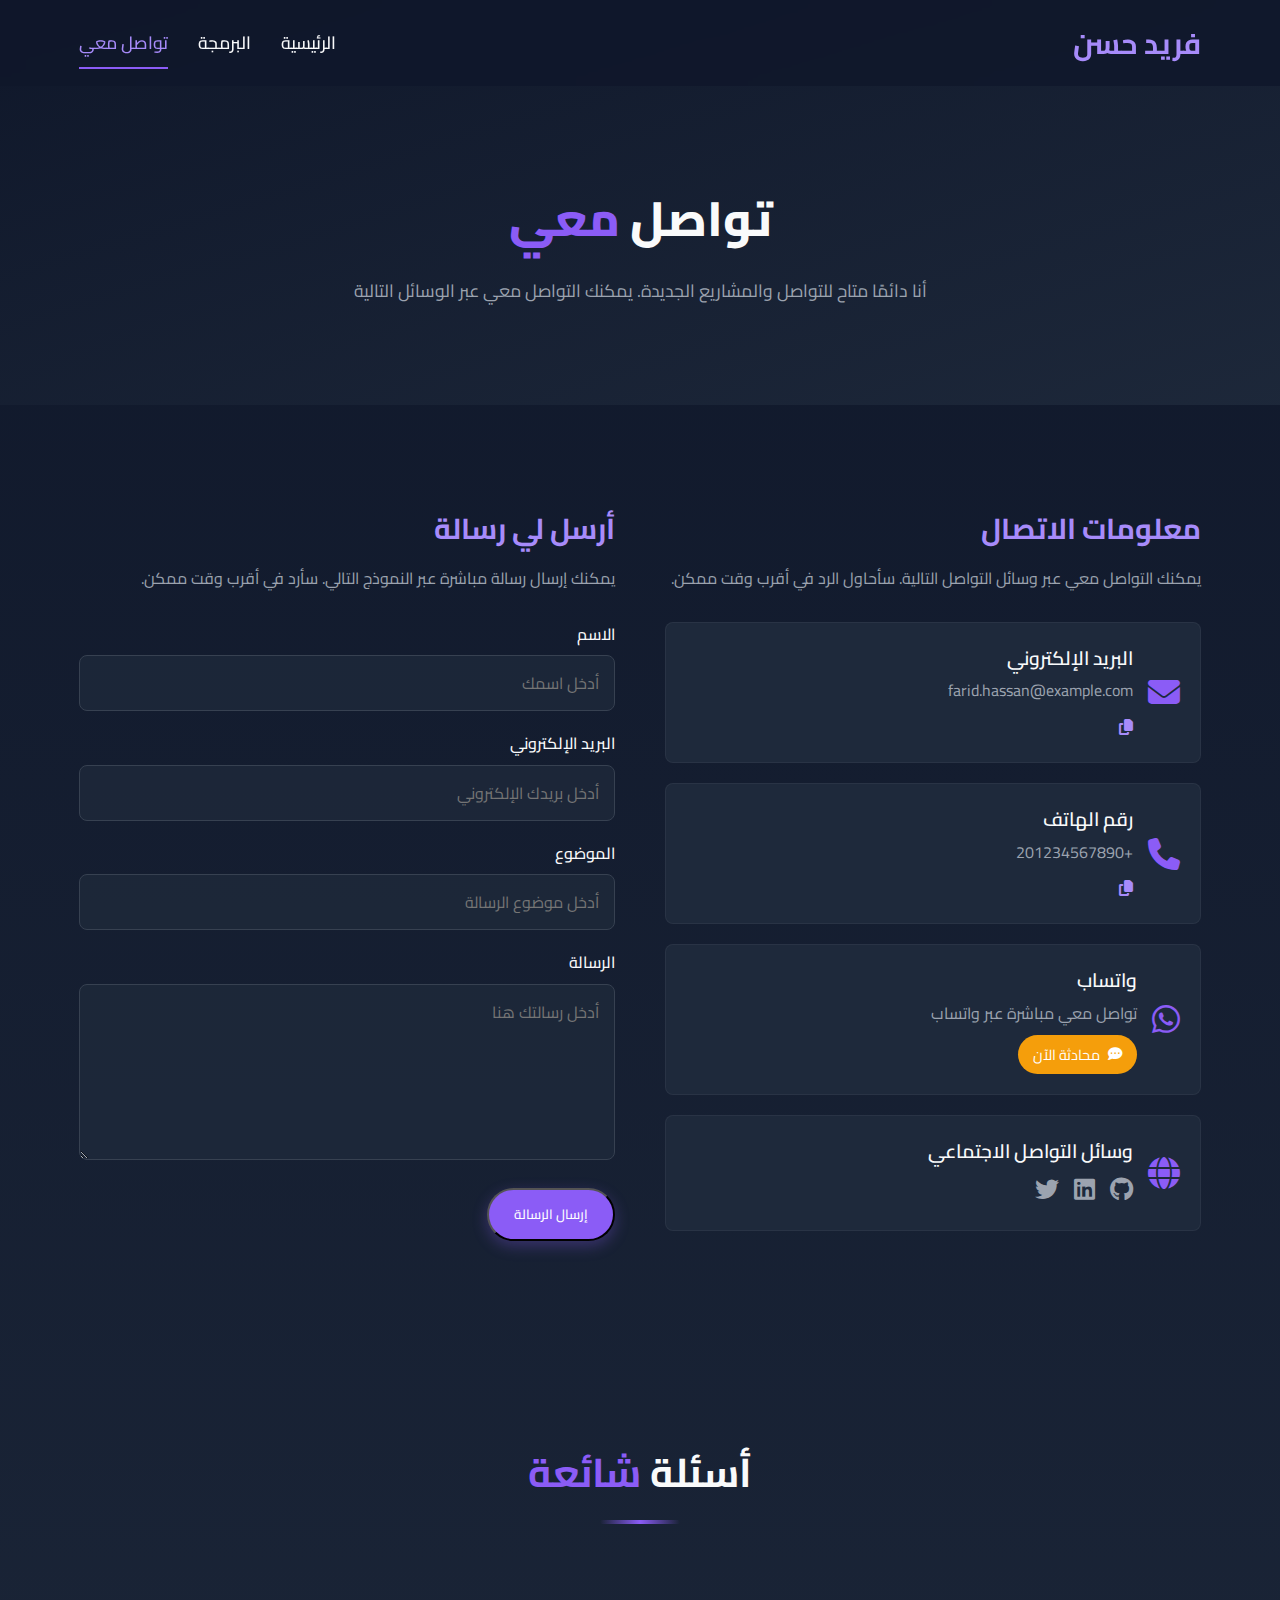
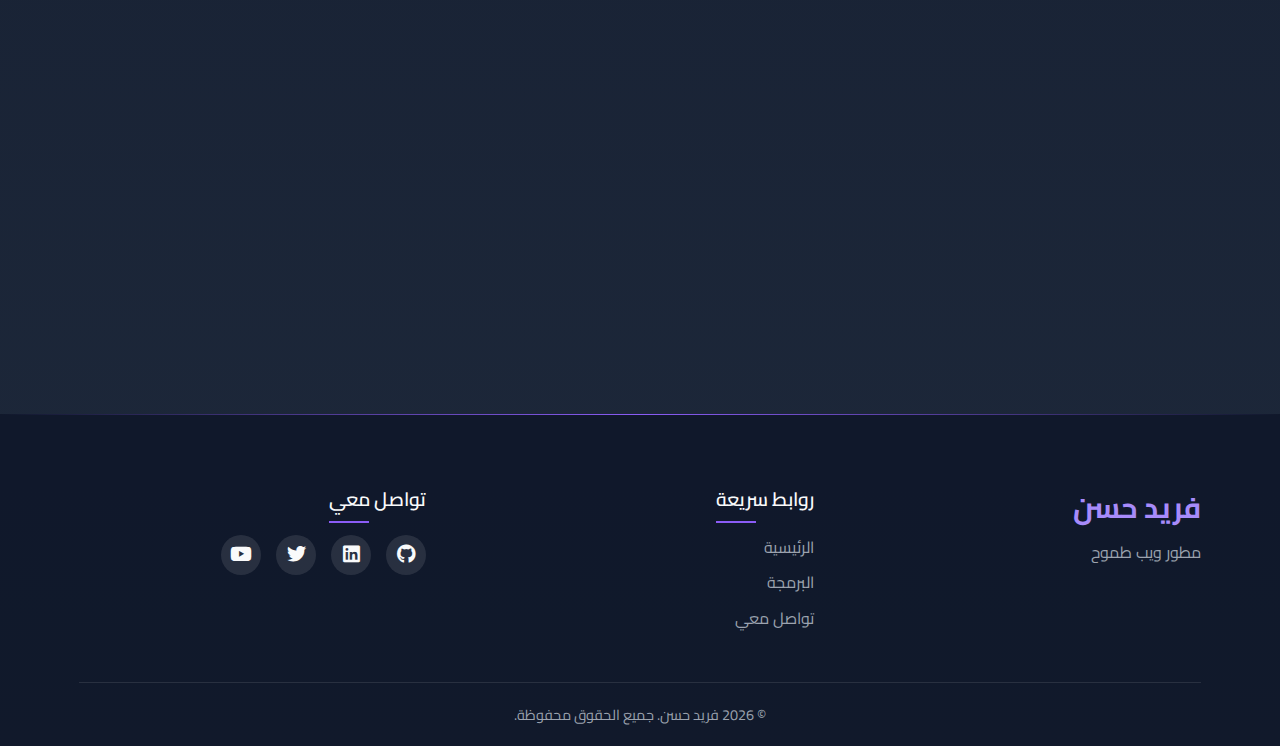
<file: contact.html>
<!DOCTYPE html>
<html lang="ar" dir="rtl">
<head>
    <meta charset="UTF-8">
    <meta name="viewport" content="width=device-width, initial-scale=1.0">
    <title>تواصل معي | فريد حسن</title>
    <link rel="stylesheet" href="style.css">
    <link rel="stylesheet" href="https://cdnjs.cloudflare.com/ajax/libs/font-awesome/6.4.0/css/all.min.css">
    <link rel="preconnect" href="https://fonts.googleapis.com">
    <link rel="preconnect" href="https://fonts.gstatic.com" crossorigin>
    <link href="https://fonts.googleapis.com/css2?family=Cairo:wght@300;400;500;600;700;800&display=swap" rel="stylesheet">
</head>
<body>
    <!-- القائمة العلوية -->
    <header class="header">
        <div class="container">
            <div class="logo">
                <a href="index.html">فريد حسن</a>
            </div>
            <nav class="navbar">
                <ul>
                    <li><a href="index.html">الرئيسية</a></li>
                    <li><a href="programming.html">البرمجة</a></li>
                    <li><a href="contact.html" class="active">تواصل معي</a></li>
                </ul>
            </nav>
            <div class="menu-toggle">
                <i class="fas fa-bars"></i>
            </div>
        </div>
    </header>

    <!-- القسم الرئيسي -->
    <section class="page-header">
        <div class="container">
            <h1>تواصل <span class="highlight">معي</span></h1>
            <p>أنا دائمًا متاح للتواصل والمشاريع الجديدة. يمكنك التواصل معي عبر الوسائل التالية</p>
        </div>
    </section>

    <!-- قسم التواصل -->
    <section class="contact-section" id="contact">
        <div class="container">
            <div class="contact-wrapper">
                <div class="contact-info reveal-right">
                    <h2>معلومات الاتصال</h2>
                    <p>يمكنك التواصل معي عبر وسائل التواصل التالية. سأحاول الرد في أقرب وقت ممكن.</p>
                    
                    <div class="contact-items">
                        <div class="contact-item">
                            <div class="contact-icon">
                                <i class="fas fa-envelope"></i>
                            </div>
                            <div class="contact-text">
                                <h3>البريد الإلكتروني</h3>
                                <p id="email">farid.hassan@example.com</p>
                                <button class="copy-btn" data-copy="email" title="نسخ البريد الإلكتروني">
                                    <i class="fas fa-copy"></i>
                                </button>
                            </div>
                        </div>
                        
                        <div class="contact-item">
                            <div class="contact-icon">
                                <i class="fas fa-phone"></i>
                            </div>
                            <div class="contact-text">
                                <h3>رقم الهاتف</h3>
                                <p id="phone">+201234567890</p>
                                <button class="copy-btn" data-copy="phone" title="نسخ رقم الهاتف">
                                    <i class="fas fa-copy"></i>
                                </button>
                            </div>
                        </div>
                        
                        <div class="contact-item">
                            <div class="contact-icon">
                                <i class="fab fa-whatsapp"></i>
                            </div>
                            <div class="contact-text">
                                <h3>واتساب</h3>
                                <p>تواصل معي مباشرة عبر واتساب</p>
                                <a href="https://wa.me/201234567890" class="chat-btn" target="_blank">
                                    <i class="fas fa-comment-dots"></i> محادثة الآن
                                </a>
                            </div>
                        </div>
                        
                        <div class="contact-item">
                            <div class="contact-icon">
                                <i class="fas fa-globe"></i>
                            </div>
                            <div class="contact-text">
                                <h3>وسائل التواصل الاجتماعي</h3>
                                <div class="social-links">
                                    <a href="#" target="_blank" title="GitHub"><i class="fab fa-github"></i></a>
                                    <a href="#" target="_blank" title="LinkedIn"><i class="fab fa-linkedin"></i></a>
                                    <a href="#" target="_blank" title="Twitter"><i class="fab fa-twitter"></i></a>
                                </div>
                            </div>
                        </div>
                    </div>
                </div>
                
                <div class="contact-form reveal-left">
                    <h2>أرسل لي رسالة</h2>
                    <p>يمكنك إرسال رسالة مباشرة عبر النموذج التالي. سأرد في أقرب وقت ممكن.</p>
                    
                    <form id="contactForm">
                        <div class="form-group">
                            <label for="name">الاسم</label>
                            <input type="text" id="name" name="name" placeholder="أدخل اسمك" required>
                        </div>
                        
                        <div class="form-group">
                            <label for="email">البريد الإلكتروني</label>
                            <input type="email" id="contactEmail" name="email" placeholder="أدخل بريدك الإلكتروني" required>
                        </div>
                        
                        <div class="form-group">
                            <label for="subject">الموضوع</label>
                            <input type="text" id="subject" name="subject" placeholder="أدخل موضوع الرسالة" required>
                        </div>
                        
                        <div class="form-group">
                            <label for="message">الرسالة</label>
                            <textarea id="message" name="message" rows="5" placeholder="أدخل رسالتك هنا" required></textarea>
                        </div>
                        
                        <button type="submit" class="btn btn-primary">إرسال الرسالة</button>
                    </form>
                </div>
            </div>
        </div>
    </section>

    <!-- قسم الأسئلة الشائعة -->
    <section class="faq-section" id="faq">
        <div class="container">
            <div class="section-header">
                <h2>أسئلة <span class="highlight">شائعة</span></h2>
                <div class="underline"></div>
            </div>
            
            <div class="faq-container">
                <div class="faq-item reveal-up">
                    <div class="faq-question">
                        <h3>هل يمكنني التعاون معك في مشروع؟</h3>
                        <span class="faq-toggle"><i class="fas fa-plus"></i></span>
                    </div>
                    <div class="faq-answer">
                        <p>نعم، أنا دائمًا متحمس للتعاون في مشاريع جديدة. يمكنك التواصل معي عبر البريد الإلكتروني أو نموذج الاتصال، وسنناقش تفاصيل المشروع ومدى إمكانية التعاون.</p>
                    </div>
                </div>
                
                <div class="faq-item reveal-up delay-1">
                    <div class="faq-question">
                        <h3>ما هي تكلفة تطوير موقع ويب؟</h3>
                        <span class="faq-toggle"><i class="fas fa-plus"></i></span>
                    </div>
                    <div class="faq-answer">
                        <p>تختلف تكلفة تطوير موقع الويب حسب احتياجات المشروع وتعقيده. لكل مشروع متطلبات فريدة، لذا أفضل التواصل لمناقشة تفاصيل المشروع وتقديم عرض سعر مناسب.</p>
                    </div>
                </div>
                
                <div class="faq-item reveal-up delay-2">
                    <div class="faq-question">
                        <h3>ما هي المدة التي تستغرقها لإنجاز موقع ويب؟</h3>
                        <span class="faq-toggle"><i class="fas fa-plus"></i></span>
                    </div>
                    <div class="faq-answer">
                        <p>تعتمد مدة إنجاز الموقع على حجم المشروع وتعقيده. المواقع البسيطة قد تستغرق أسبوعًا أو أسبوعين، بينما تستغرق المشاريع الأكثر تعقيدًا وقتًا أطول. سأقدم جدولًا زمنيًا تقديريًا بعد مناقشة متطلبات المشروع.</p>
                    </div>
                </div>
                
                <div class="faq-item reveal-up delay-3">
                    <div class="faq-question">
                        <h3>هل يمكنني الحصول على استشارة مجانية؟</h3>
                        <span class="faq-toggle"><i class="fas fa-plus"></i></span>
                    </div>
                    <div class="faq-answer">
                        <p>نعم، أقدم استشارة أولية مجانية لمناقشة مشروعك وتقديم بعض الأفكار والتوجيهات. يمكنك التواصل معي لتحديد موعد للاستشارة.</p>
                    </div>
                </div>
            </div>
        </div>
    </section>

    <!-- نافذة الإشعارات -->
    <div class="notification" id="notification">
        <div class="notification-content">
            <i class="fas fa-check-circle"></i>
            <span id="notification-message"></span>
        </div>
        <button class="notification-close" id="notification-close">
            <i class="fas fa-times"></i>
        </button>
    </div>

    <!-- فوتر -->
    <footer class="footer">
        <div class="container">
            <div class="footer-content">
                <div class="footer-logo">
                    <h2>فريد حسن</h2>
                    <p>مطور ويب طموح</p>
                </div>
                <div class="footer-links">
                    <h3>روابط سريعة</h3>
                    <ul>
                        <li><a href="index.html">الرئيسية</a></li>
                        <li><a href="programming.html">البرمجة</a></li>
                        <li><a href="contact.html">تواصل معي</a></li>
                    </ul>
                </div>
                <div class="footer-social">
                    <h3>تواصل معي</h3>
                    <div class="social-icons">
                        <a href="#" class="social-icon"><i class="fab fa-github"></i></a>
                        <a href="#" class="social-icon"><i class="fab fa-linkedin"></i></a>
                        <a href="#" class="social-icon"><i class="fab fa-twitter"></i></a>
                        <a href="#" class="social-icon"><i class="fab fa-youtube"></i></a>
                    </div>
                </div>
            </div>
            <div class="footer-bottom">
                <p>&copy; <span id="year"></span> فريد حسن. جميع الحقوق محفوظة.</p>
            </div>
        </div>
    </footer>

    <!-- زر التمرير لأعلى -->
    <button class="scroll-top" id="scrollTop">
        <i class="fas fa-arrow-up"></i>
    </button>

    <!-- JavaScript -->
    <script src="script.js"></script>
</body>
</html>
</file>
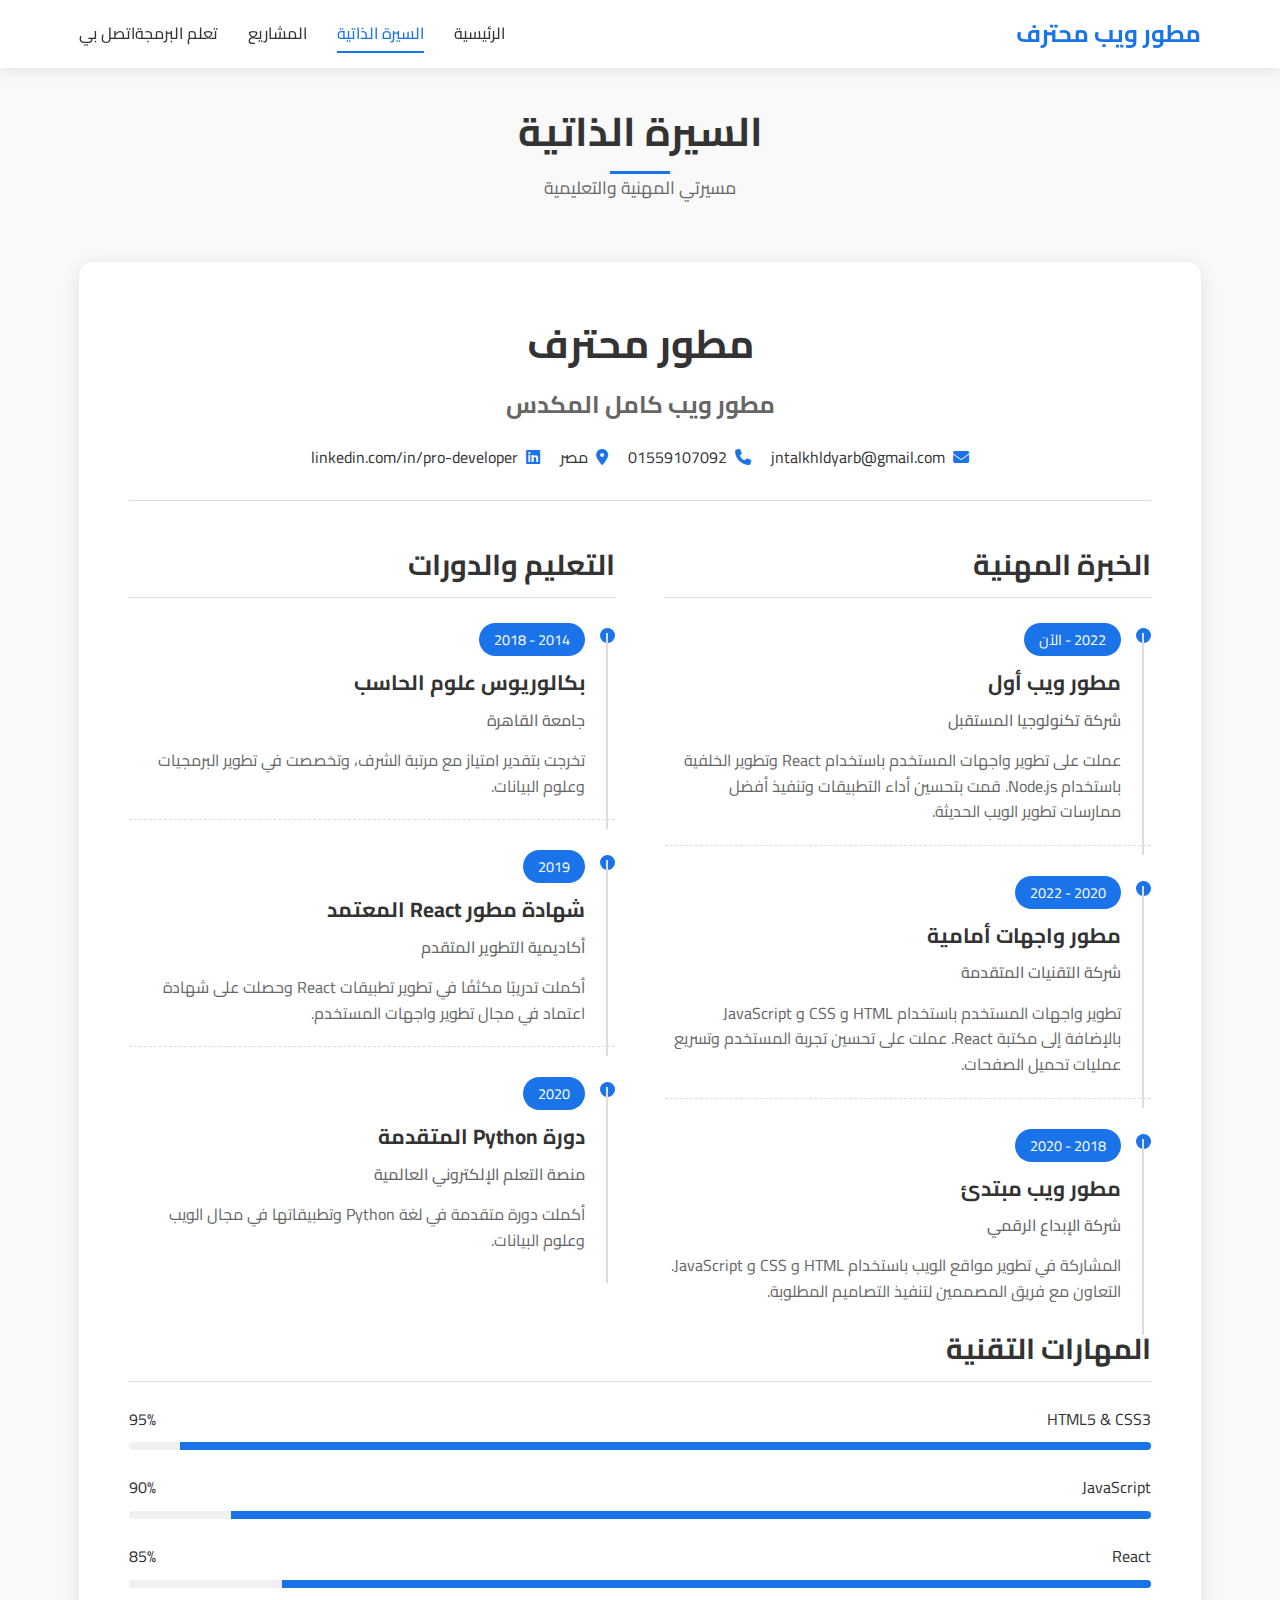
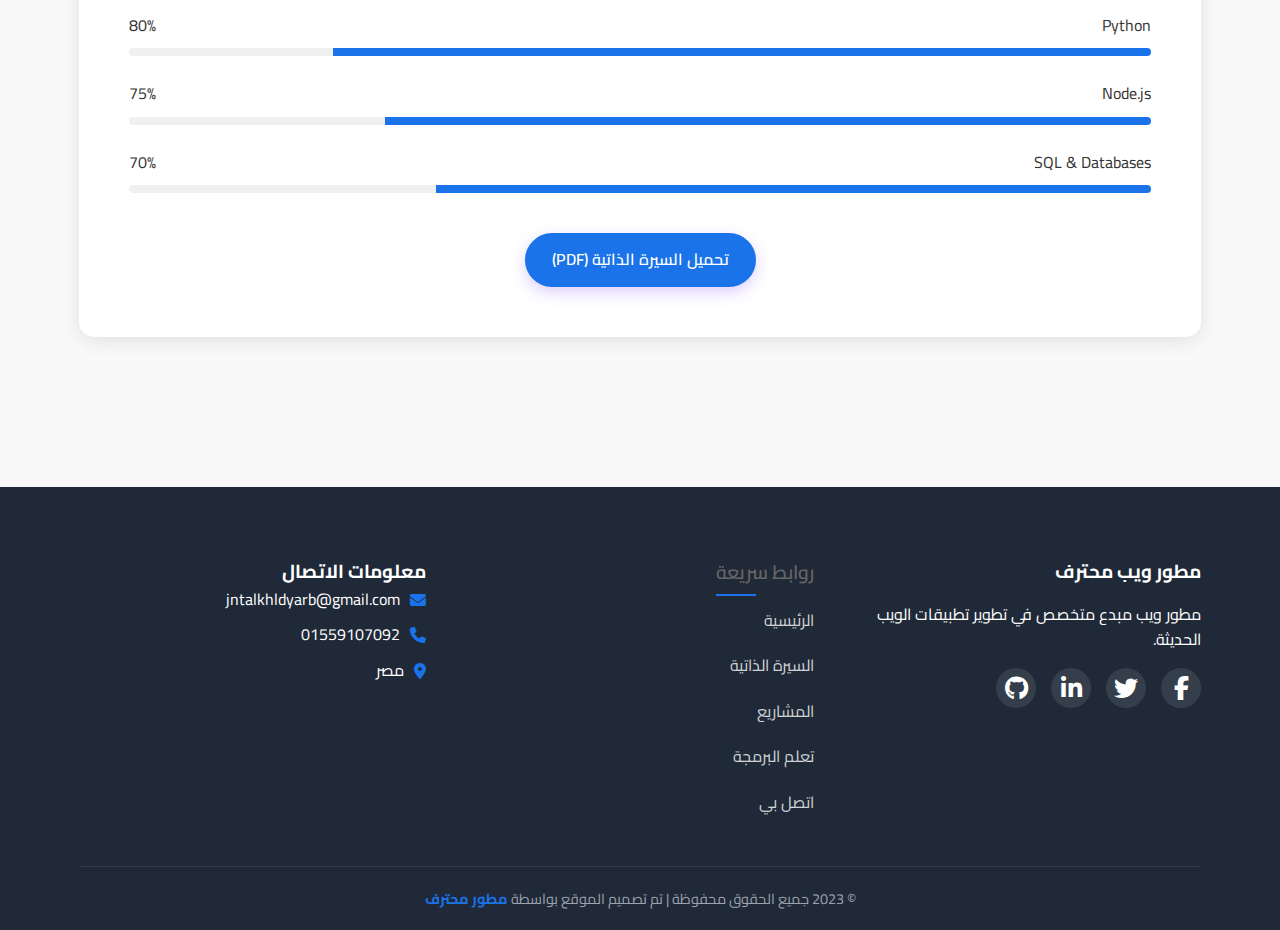
<file: resume.html>
<!DOCTYPE html>
<html lang="ar" dir="rtl">
<head>
    <meta charset="UTF-8">
    <meta name="viewport" content="width=device-width, initial-scale=1.0">
    <title>السيرة الذاتية - مطور محترف</title>
    <link rel="stylesheet" href="style.css">
    <link rel="stylesheet" href="https://cdnjs.cloudflare.com/ajax/libs/font-awesome/6.4.0/css/all.min.css">
    <link href="https://fonts.googleapis.com/css2?family=Cairo:wght@300;400;500;600;700&display=swap" rel="stylesheet">
    <style>
        .resume-section {
            padding: 100px 0;
            background-color: var(--bg-light);
        }
        
        .resume-container {
            background-color: white;
            border-radius: 15px;
            box-shadow: var(--card-shadow);
            padding: 50px;
            margin-bottom: 50px;
        }
        
        .resume-header {
            text-align: center;
            padding-bottom: 30px;
            border-bottom: 1px solid var(--border-color);
            margin-bottom: 40px;
        }
        
        .resume-name {
            font-size: 2.5rem;
            margin-bottom: 10px;
        }
        
        .resume-title {
            font-size: 1.5rem;
            color: var(--text-light);
            margin-bottom: 20px;
        }
        
        .resume-contacts {
            display: flex;
            justify-content: center;
            flex-wrap: wrap;
            gap: 20px;
        }
        
        .resume-contact-item {
            display: flex;
            align-items: center;
        }
        
        .resume-contact-item i {
            margin-left: 8px;
            color: var(--primary-color);
        }
        
        .resume-grid {
            display: grid;
            grid-template-columns: 1fr 1fr;
            gap: 50px;
        }
        
        .resume-block h3 {
            font-size: 1.8rem;
            margin-bottom: 25px;
            padding-bottom: 10px;
            border-bottom: 1px solid var(--border-color);
        }
        
        .timeline-item {
            position: relative;
            padding-right: 30px;
            margin-bottom: 30px;
            padding-bottom: 20px;
            border-bottom: 1px dashed var(--border-color);
        }
        
        .timeline-item::before {
            content: '';
            position: absolute;
            width: 15px;
            height: 15px;
            background-color: var(--primary-color);
            border-radius: 50%;
            right: 0;
            top: 5px;
        }
        
        .timeline-item::after {
            content: '';
            position: absolute;
            width: 2px;
            height: 100%;
            background-color: var(--border-color);
            right: 7px;
            top: 10px;
        }
        
        .timeline-item:last-child {
            border-bottom: none;
        }
        
        .timeline-year {
            display: inline-block;
            padding: 5px 15px;
            background-color: var(--primary-color);
            color: white;
            border-radius: 20px;
            font-size: 0.9rem;
            margin-bottom: 10px;
        }
        
        .timeline-title {
            font-size: 1.3rem;
            margin-bottom: 8px;
        }
        
        .timeline-org {
            color: var(--text-light);
            margin-bottom: 15px;
            font-weight: 500;
        }
        
        .timeline-desc {
            color: var(--text-light);
        }
        
        .progress-item {
            margin-bottom: 25px;
        }
        
        .progress-title {
            display: flex;
            justify-content: space-between;
            margin-bottom: 10px;
        }
        
        .progress-bar {
            height: 8px;
            border-radius: 4px;
            background-color: #f0f0f0;
            overflow: hidden;
        }
        
        .progress-value {
            height: 100%;
            background-color: var(--primary-color);
            transition: width 1s ease;
        }
        
        .download-cv {
            text-align: center;
            margin-top: 40px;
        }
        
        @media (max-width: 992px) {
            .resume-grid {
                grid-template-columns: 1fr;
                gap: 30px;
            }
            
            .resume-container {
                padding: 30px;
            }
        }
        
        @media (max-width: 576px) {
            .resume-name {
                font-size: 2rem;
            }
            
            .resume-title {
                font-size: 1.2rem;
            }
            
            .resume-contacts {
                flex-direction: column;
                align-items: center;
            }
            
            .resume-container {
                padding: 20px;
            }
        }
    </style>
    <style>
          
        /* ===== القواعد الأساسية ===== */
:root {
    --primary-color: #1a73e8;
    --secondary-color: #4285f4;
    --accent-color: #fbbc05;
    --text-color: #333;
    --text-light: #666;
    --bg-color: #fff;
    --bg-light: #f9f9f9;
    --bg-dark: #1f2937;
    --border-color: #ddd;
    --success-color: #28a745;
    --card-shadow: 0 4px 20px rgba(0, 0, 0, 0.1);
    --transition: all 0.3s ease;
}

* {
    margin: 0;
    padding: 0;
    box-sizing: border-box;
}

html {
    scroll-behavior: smooth;
}

body {
    font-family: 'Cairo', sans-serif;
    color: var(--text-color);
    background-color: var(--bg-color);
    line-height: 1.6;
    direction: rtl;
}

.container {
    width: 90%;
    max-width: 1200px;
    margin: 0 auto;
    padding: 0 15px;
}

img {
    max-width: 100%;
    height: auto;
}

a {
    text-decoration: none;
    color: var(--primary-color);
    transition: var(--transition);
}

a:hover {
    color: var(--secondary-color);
}

ul {
    list-style: none;
}

.btn {
    display: inline-block;
    padding: 12px 25px;
    border-radius: 30px;
    font-weight: 600;
    cursor: pointer;
    transition: var(--transition);
    text-align: center;
}

.btn-primary {
    background-color: var(--primary-color);
    color: white;
    border: 2px solid var(--primary-color);
}

.btn-primary:hover {
    background-color: transparent;
    color: var(--primary-color);
}

.btn-secondary {
    background-color: transparent;
    color: var(--primary-color);
    border: 2px solid var(--primary-color);
}

.btn-secondary:hover {
    background-color: var(--primary-color);
    color: white;
}

.btn-small {
    padding: 8px 18px;
    font-size: 0.85em;
}

.text-center {
    text-align: center;
}

.text-right {
    text-align: right;
}

.mt-4 {
    margin-top: 2rem;
}

.section-header {
    text-align: center;
    margin-bottom: 60px;
}

.section-header h2 {
    font-size: 2.5rem;
    margin-bottom: 10px;
    position: relative;
    display: inline-block;
}

.section-header h2::after {
    content: '';
    position: absolute;
    width: 60px;
    height: 3px;
    background-color: var(--primary-color);
    left: 50%;
    bottom: -10px;
    transform: translateX(-50%);
}

.section-header p {
    color: var(--text-light);
    font-size: 1.1rem;
}

.animated-text {
    display: inline-block;
    position: relative;
}

.highlight {
    color: var(--primary-color);
    font-weight: 700;
}

/* ===== القائمة العلوية ===== */
header {
    background-color: white;
    box-shadow: 0 2px 15px rgba(0, 0, 0, 0.1);
    position: fixed;
    top: 0;
    left: 0;
    right: 0;
    z-index: 1000;
    padding: 15px 0;
    transition: var(--transition);
}

header .container {
    display: flex;
    align-items: center;
    justify-content: space-between;
}

.logo h1 {
    font-size: 1.5rem;
    font-weight: 700;
    color: var(--primary-color);
}

nav ul {
    display: flex;
}

nav ul li {
    margin-right: 30px;
}

nav ul li:last-child {
    margin-right: 0;
}

nav ul li a {
    font-size: 1rem;
    font-weight: 500;
    color: var(--text-color);
    transition: var(--transition);
    position: relative;
}

nav ul li a::after {
    content: '';
    position: absolute;
    bottom: -5px;
    left: 0;
    height: 2px;
    width: 0;
    background-color: var(--primary-color);
    transition: var(--transition);
}

nav ul li a:hover, 
nav ul li a.active {
    color: var(--primary-color);
}

nav ul li a:hover::after, 
nav ul li a.active::after {
    width: 100%;
}

.mobile-menu-btn {
    display: none;
    font-size: 1.5rem;
    cursor: pointer;
    color: var(--text-color);
}

/* ===== قسم البداية ===== */
.hero {
    padding: 140px 0 100px;
    background: linear-gradient(135deg, #f5f7fa 0%, #c3cfe2 100%);
}

.hero-content {
    display: flex;
    align-items: center;
    justify-content: space-between;
}

.hero-text {
    flex: 1;
    padding-left: 50px;
}

.hero-text h1 {
    font-size: 3rem;
    margin-bottom: 20px;
    line-height: 1.2;
}

.hero-text p {
    font-size: 1.2rem;
    color: var(--text-light);
    margin-bottom: 30px;
}

.hero-btns {
    display: flex;
}

.hero-btns .btn:first-child {
    margin-left: 15px;
}

.hero-image {
    flex: 1;
    text-align: center;
}

.hero-image img {
    max-width: 100%;
    border-radius: 10px;
    box-shadow: var(--card-shadow);
}

/* ===== قسم المهارات ===== */
.skills {
    padding: 100px 0;
    background-color: var(--bg-light);
}

.skills-grid {
    display: grid;
    grid-template-columns: repeat(auto-fill, minmax(200px, 1fr));
    gap: 30px;
}

.skill-card {
    background-color: white;
    border-radius: 10px;
    padding: 30px 20px;
    text-align: center;
    box-shadow: var(--card-shadow);
    transition: var(--transition);
}

.skill-card:hover {
    transform: translateY(-5px);
}

.skill-icon {
    font-size: 3rem;
    margin-bottom: 15px;
}

.html-icon {
    color: #e44d26;
}

.css-icon {
    color: #1572b6;
}

.js-icon {
    color: #f7df1e;
}

.react-icon {
    color: #61dafb;
}

.python-icon {
    color: #3776ab;
}

.skill-level {
    margin-top: 15px;
    background-color: #f0f0f0;
    height: 8px;
    border-radius: 4px;
    overflow: hidden;
}

.skill-bar {
    height: 100%;
    background-color: var(--primary-color);
    width: 0;
    transition: width 1.5s ease-out;
}

/* ===== قسم الخدمات ===== */
.services {
    padding: 100px 0;
}

.services-grid {
    display: grid;
    grid-template-columns: repeat(auto-fill, minmax(250px, 1fr));
    gap: 30px;
}

.service-card {
    background-color: white;
    border-radius: 10px;
    padding: 40px 30px;
    text-align: center;
    box-shadow: var(--card-shadow);
    transition: var(--transition);
    border-bottom: 3px solid transparent;
}

.service-card:hover {
    transform: translateY(-10px);
    border-bottom: 3px solid var(--primary-color);
}

.service-icon {
    font-size: 2.5rem;
    margin-bottom: 20px;
    color: var(--primary-color);
}

.service-card h3 {
    margin-bottom: 15px;
    font-size: 1.3rem;
}

.service-card p {
    color: var(--text-light);
}

/* ===== قسم الاحصائيات ===== */
.stats {
    padding: 80px 0;
    background: linear-gradient(90deg, var(--primary-color), var(--secondary-color));
    color: white;
}

.stats-grid {
    display: grid;
    grid-template-columns: repeat(auto-fill, minmax(200px, 1fr));
    gap: 30px;
}

.stat-item {
    text-align: center;
}

.stat-item h3 {
    font-size: 3rem;
    margin-bottom: 10px;
    font-weight: 700;
}

.stat-item p {
    font-size: 1.1rem;
    font-weight: 500;
}

/* ===== قسم من أنا ===== */
.about {
    padding: 100px 0;
    background-color: var(--bg-light);
}

.about-content {
    display: flex;
    align-items: center;
    gap: 50px;
}

.about-image {
    flex: 1;
}

.about-image img {
    border-radius: 10px;
    box-shadow: var(--card-shadow);
}

.about-text {
    flex: 1;
}

.about-text p {
    margin-bottom: 20px;
    color: var(--text-light);
}

.about-info {
    display: grid;
    grid-template-columns: repeat(2, 1fr);
    gap: 15px;
    margin: 30px 0;
}

.info-item h4 {
    margin-bottom: 5px;
    color: var(--primary-color);
}

/* ===== قسم المشاريع ===== */
.portfolio-summary {
    padding: 100px 0;
}

.portfolio-grid {
    display: grid;
    grid-template-columns: repeat(auto-fill, minmax(300px, 1fr));
    gap: 30px;
}

.portfolio-item {
    position: relative;
    border-radius: 10px;
    overflow: hidden;
    box-shadow: var(--card-shadow);
    height: 250px;
}

.portfolio-item img {
    width: 100%;
    height: 100%;
    object-fit: cover;
    transition: var(--transition);
}

.portfolio-overlay {
    position: absolute;
    top: 0;
    left: 0;
    width: 100%;
    height: 100%;
    background: rgba(0, 0, 0, 0.7);
    display: flex;
    flex-direction: column;
    justify-content: center;
    align-items: center;
    opacity: 0;
    transition: var(--transition);
    padding: 20px;
    text-align: center;
}

.portfolio-overlay h3 {
    color: white;
    margin-bottom: 10px;
}

.portfolio-overlay p {
    color: rgba(255, 255, 255, 0.8);
    margin-bottom: 15px;
}

.portfolio-item:hover .portfolio-overlay {
    opacity: 1;
}

.portfolio-item:hover img {
    transform: scale(1.1);
}

/* ===== قسم الاتصال ===== */
.contact-summary {
    padding: 100px 0;
    background-color: var(--bg-light);
}

.contact-options {
    display: grid;
    grid-template-columns: repeat(auto-fill, minmax(250px, 1fr));
    gap: 30px;
    margin-bottom: 40px;
}

.contact-option {
    background-color: white;
    padding: 30px;
    border-radius: 10px;
    text-align: center;
    box-shadow: var(--card-shadow);
    transition: var(--transition);
}

.contact-option:hover {
    transform: translateY(-5px);
}

.contact-icon {
    font-size: 2rem;
    color: var(--primary-color);
    margin-bottom: 15px;
}

.contact-option h3 {
    margin-bottom: 10px;
}

.contact-option p {
    color: var(--text-light);
}

/* ===== التذييل ===== */
footer {
    background-color: var(--bg-dark);
    color: white;
    padding: 70px 0 20px;
}

.footer-content {
    display: grid;
    grid-template-columns: repeat(auto-fit, minmax(250px, 1fr));
    gap: 40px;
    margin-bottom: 40px;
}

.footer-about p {
    margin: 15px 0;
}

.social-links {
    display: flex;
    gap: 15px;
}

.social-links a {
    display: flex;
    align-items: center;
    justify-content: center;
    width: 40px;
    height: 40px;
    background-color: rgba(255, 255, 255, 0.1);
    color: white;
    border-radius: 50%;
    transition: var(--transition);
}

.social-links a:hover {
    background-color: var(--primary-color);
    transform: translateY(-5px);
}

.footer-links ul li {
    margin-bottom: 10px;
}

.footer-links ul li a {
    color: rgba(255, 255, 255, 0.8);
}

.footer-links ul li a:hover {
    color: white;
    padding-right: 5px;
}

.footer-contact p {
    margin-bottom: 10px;
    display: flex;
    align-items: center;
}

.footer-contact i {
    margin-left: 10px;
    color: var(--primary-color);
}

.footer-bottom {
    text-align: center;
    padding-top: 20px;
    border-top: 1px solid rgba(255, 255, 255, 0.1);
}

/* ===== التجاوب مع الشاشات المختلفة ===== */
@media (max-width: 992px) {
    .hero-text h1 {
        font-size: 2.5rem;
    }
    
    .about-content {
        flex-direction: column;
    }
    
    .about-image, .about-text {
        width: 100%;
    }
    
    .hero-content {
        flex-direction: column;
    }
    
    .hero-text {
        order: 2;
        text-align: center;
        padding-left: 0;
        margin-top: 40px;
    }
    
    .hero-image {
        order: 1;
    }
    
    .hero-btns {
        justify-content: center;
    }
}

@media (max-width: 768px) {
    header {
        padding: 10px 0;
    }
    
    nav ul {
        display: none;
        position: absolute;
        top: 100%;
        left: 0;
        right: 0;
        background-color: white;
        flex-direction: column;
        text-align: center;
        box-shadow: 0 10px 15px rgba(0, 0, 0, 0.1);
    }
    
    nav ul.active {
        display: flex;
    }
    
    nav ul li {
        margin: 0;
        padding: 15px;
        border-bottom: 1px solid var(--border-color);
    }
    
    .mobile-menu-btn {
        display: block;
    }
    
    .section-header h2 {
        font-size: 2rem;
    }
    
    .hero {
        padding: 120px 0 80px;
    }
    
    .hero-text h1 {
        font-size: 2rem;
    }
    
    .stats-grid, .services-grid {
        grid-template-columns: repeat(auto-fill, minmax(150px, 1fr));
    }
}

@media (max-width: 576px) {
    .hero-text h1 {
        font-size: 1.8rem;
    }
    
    .about-info {
        grid-template-columns: 1fr;
    }
    
    .stats-grid {
        grid-template-columns: 1fr 1fr;
    }
    
    .service-card, .skill-card, .portfolio-item, .contact-option {
        padding: 20px 15px;
    }
    
    .footer-content {
        grid-template-columns: 1fr;
    }
}

/* ===== الرسوم المتحركة ===== */
@keyframes slideUp {
    from {
        opacity: 0;
        transform: translateY(30px);
    }
    to {
        opacity: 1;
        transform: translateY(0);
    }
}

.skill-card, .service-card, .portfolio-item, .contact-option {
    animation: slideUp 0.6s ease forwards;
}

@keyframes skillBarAnimation {
    from {
        width: 0;
    }
    to {
        width: var(--width);
    }
}

@keyframes fadeIn {
    from {
        opacity: 0;
    }
    to {
        opacity: 1;
    }
}

.fade-in {
    animation: fadeIn 1s ease forwards;
}

    </style>
    
</head>
<body>
    <!-- القائمة العلوية -->
    <header>
        <div class="container">
            <div class="logo">
                <h1>مطور ويب محترف</h1>
            </div>
            <nav id="navbar">
                <ul>
                    <li><a href="index.html">الرئيسية</a></li>
                    <li><a href="resume.html" class="active">السيرة الذاتية</a></li>
                    <li><a href="projects.html">المشاريع</a></li>
                    <li><a href="learning.html">تعلم البرمجة</a></li>
                    <li><a href="contact.html">اتصل بي</a></li>
                </ul>
            </nav>
            <div class="mobile-menu-btn" id="mobile-menu-btn">
                <i class="fas fa-bars"></i>
            </div>
        </div>
    </header>

    <!-- قسم السيرة الذاتية -->
    <section class="resume-section">
        <div class="container">
            <div class="section-header">
                <h2>السيرة الذاتية</h2>
                <p>مسيرتي المهنية والتعليمية</p>
            </div>
            
            <div class="resume-container">
                <div class="resume-header">
                    <h1 class="resume-name">مطور محترف</h1>
                    <h2 class="resume-title">مطور ويب كامل المكدس</h2>
                    <div class="resume-contacts">
                        <div class="resume-contact-item">
                            <i class="fas fa-envelope"></i>
                            <span>jntalkhldyarb@gmail.com</span>
                        </div>
                        <div class="resume-contact-item">
                            <i class="fas fa-phone"></i>
                            <span>01559107092</span>
                        </div>
                        <div class="resume-contact-item">
                            <i class="fas fa-map-marker-alt"></i>
                            <span>مصر</span>
                        </div>
                        <div class="resume-contact-item">
                            <i class="fab fa-linkedin"></i>
                            <span>linkedin.com/in/pro-developer</span>
                        </div>
                    </div>
                </div>
                
                <div class="resume-grid">
                    <div class="resume-block">
                        <h3>الخبرة المهنية</h3>
                        
                        <div class="timeline-item">
                            <span class="timeline-year">2022 - الآن</span>
                            <h4 class="timeline-title">مطور ويب أول</h4>
                            <p class="timeline-org">شركة تكنولوجيا المستقبل</p>
                            <p class="timeline-desc">عملت على تطوير واجهات المستخدم باستخدام React وتطوير الخلفية باستخدام Node.js. قمت بتحسين أداء التطبيقات وتنفيذ أفضل ممارسات تطوير الويب الحديثة.</p>
                        </div>
                        
                        <div class="timeline-item">
                            <span class="timeline-year">2020 - 2022</span>
                            <h4 class="timeline-title">مطور واجهات أمامية</h4>
                            <p class="timeline-org">شركة التقنيات المتقدمة</p>
                            <p class="timeline-desc">تطوير واجهات المستخدم باستخدام HTML و CSS و JavaScript بالإضافة إلى مكتبة React. عملت على تحسين تجربة المستخدم وتسريع عمليات تحميل الصفحات.</p>
                        </div>
                        
                        <div class="timeline-item">
                            <span class="timeline-year">2018 - 2020</span>
                            <h4 class="timeline-title">مطور ويب مبتدئ</h4>
                            <p class="timeline-org">شركة الإبداع الرقمي</p>
                            <p class="timeline-desc">المشاركة في تطوير مواقع الويب باستخدام HTML و CSS و JavaScript. التعاون مع فريق المصممين لتنفيذ التصاميم المطلوبة.</p>
                        </div>
                    </div>
                    
                    <div class="resume-block">
                        <h3>التعليم والدورات</h3>
                        
                        <div class="timeline-item">
                            <span class="timeline-year">2014 - 2018</span>
                            <h4 class="timeline-title">بكالوريوس علوم الحاسب</h4>
                            <p class="timeline-org">جامعة القاهرة</p>
                            <p class="timeline-desc">تخرجت بتقدير امتياز مع مرتبة الشرف، وتخصصت في تطوير البرمجيات وعلوم البيانات.</p>
                        </div>
                        
                        <div class="timeline-item">
                            <span class="timeline-year">2019</span>
                            <h4 class="timeline-title">شهادة مطور React المعتمد</h4>
                            <p class="timeline-org">أكاديمية التطوير المتقدم</p>
                            <p class="timeline-desc">أكملت تدريبًا مكثفًا في تطوير تطبيقات React وحصلت على شهادة اعتماد في مجال تطوير واجهات المستخدم.</p>
                        </div>
                        
                        <div class="timeline-item">
                            <span class="timeline-year">2020</span>
                            <h4 class="timeline-title">دورة Python المتقدمة</h4>
                            <p class="timeline-org">منصة التعلم الإلكتروني العالمية</p>
                            <p class="timeline-desc">أكملت دورة متقدمة في لغة Python وتطبيقاتها في مجال الويب وعلوم البيانات.</p>
                        </div>
                    </div>
                </div>
                
                <div class="resume-block">
                    <h3>المهارات التقنية</h3>
                    
                    <div class="progress-item">
                        <div class="progress-title">
                            <span>HTML5 & CSS3</span>
                            <span>95%</span>
                        </div>
                        <div class="progress-bar">
                            <div class="progress-value" style="width: 95%;"></div>
                        </div>
                    </div>
                    
                    <div class="progress-item">
                        <div class="progress-title">
                            <span>JavaScript</span>
                            <span>90%</span>
                        </div>
                        <div class="progress-bar">
                            <div class="progress-value" style="width: 90%;"></div>
                        </div>
                    </div>
                    
                    <div class="progress-item">
                        <div class="progress-title">
                            <span>React</span>
                            <span>85%</span>
                        </div>
                        <div class="progress-bar">
                            <div class="progress-value" style="width: 85%;"></div>
                        </div>
                    </div>
                    
                    <div class="progress-item">
                        <div class="progress-title">
                            <span>Python</span>
                            <span>80%</span>
                        </div>
                        <div class="progress-bar">
                            <div class="progress-value" style="width: 80%;"></div>
                        </div>
                    </div>
                    
                    <div class="progress-item">
                        <div class="progress-title">
                            <span>Node.js</span>
                            <span>75%</span>
                        </div>
                        <div class="progress-bar">
                            <div class="progress-value" style="width: 75%;"></div>
                        </div>
                    </div>
                    
                    <div class="progress-item">
                        <div class="progress-title">
                            <span>SQL & Databases</span>
                            <span>70%</span>
                        </div>
                        <div class="progress-bar">
                            <div class="progress-value" style="width: 70%;"></div>
                        </div>
                    </div>
                </div>
                
                <div class="download-cv">
                    <a href="#" class="btn btn-primary">تحميل السيرة الذاتية (PDF)</a>
                </div>
            </div>
        </div>
    </section>

    <!-- التذييل -->
    <footer>
        <div class="container">
            <div class="footer-content">
                <div class="footer-about">
                    <h3>مطور ويب محترف</h3>
                    <p>مطور ويب مبدع متخصص في تطوير تطبيقات الويب الحديثة.</p>
                    <div class="social-links">
                        <a href="#"><i class="fab fa-facebook-f"></i></a>
                        <a href="#"><i class="fab fa-twitter"></i></a>
                        <a href="#"><i class="fab fa-linkedin-in"></i></a>
                        <a href="#"><i class="fab fa-github"></i></a>
                    </div>
                </div>
                <div class="footer-links">
                    <h3>روابط سريعة</h3>
                    <ul>
                        <li><a href="index.html">الرئيسية</a></li>
                        <li><a href="resume.html">السيرة الذاتية</a></li>
                        <li><a href="projects.html">المشاريع</a></li>
                        <li><a href="learning.html">تعلم البرمجة</a></li>
                        <li><a href="contact.html">اتصل بي</a></li>
                    </ul>
                </div>
                <div class="footer-contact">
                    <h3>معلومات الاتصال</h3>
                    <p><i class="fas fa-envelope"></i> jntalkhldyarb@gmail.com</p>
                    <p><i class="fas fa-phone"></i> 01559107092</p>
                    <p><i class="fas fa-map-marker-alt"></i> مصر</p>
                </div>
            </div>
            <div class="footer-bottom">
                <p>© 2023 جميع الحقوق محفوظة | تم تصميم الموقع بواسطة <span class="highlight">مطور محترف</span></p>
            </div>
        </div>
    </footer>

    <script src="https://cdn.gpteng.co/gptengineer.js" type="module"></script>
    <script src="script.js"></script>
</body>
</html>
</file>
<file: style.css>
/* ==================== الإعدادات الأساسية ==================== */
:root {
    --primary-color: #8b5cf6;
    --primary-dark: #7c3aed;
    --primary-light: #a78bfa;
    --accent-color: #f59e0b;
    --accent-dark: #d97706;
    --text-light: #f9fafb;
    --text-dark: #1f2937;
    --text-muted: #9ca3af;
    --background-dark: #111827;
    --background-light: #f9fafb;
    --background-card: #1e293b;
    --border-color: #374151;
    --shadow-color: rgba(0, 0, 0, 0.3);
    --success-color: #10b981;
    --error-color: #ef4444;
    --transition: all 0.3s ease;
    --border-radius: 8px;
    --border-radius-lg: 12px;
    --section-spacing: 100px;
}

/* ==================== إعادة ضبط ==================== */
* {
    margin: 0;
    padding: 0;
    box-sizing: border-box;
}

html {
    scroll-behavior: smooth;
}

body {
    font-family: 'Cairo', sans-serif;
    background: linear-gradient(to bottom, #0f172a, #1e293b);
    color: var(--text-light);
    line-height: 1.6;
    overflow-x: hidden;
}

a {
    text-decoration: none;
    color: inherit;
    transition: var(--transition);
}

ul {
    list-style: none;
}

button {
    cursor: pointer;
    font-family: 'Cairo', sans-serif;
}

img {
    max-width: 100%;
    height: auto;
    display: block;
}

.container {
    width: 90%;
    max-width: 1200px;
    margin: 0 auto;
    padding: 0 15px;
}

/* ==================== الأقسام ==================== */
section {
    padding: var(--section-spacing) 0;
}

.section-header {
    text-align: center;
    margin-bottom: 50px;
}

.section-header h2 {
    font-size: 2.5rem;
    font-weight: 700;
    margin-bottom: 15px;
    position: relative;
    display: inline-block;
}

.highlight {
    color: var(--primary-color);
}

.underline {
    width: 80px;
    height: 4px;
    background: linear-gradient(90deg, transparent, var(--primary-color), transparent);
    margin: 0 auto;
    border-radius: 2px;
}

/* ==================== الهيدر ==================== */
.header {
    position: fixed;
    top: 0;
    left: 0;
    width: 100%;
    padding: 20px 0;
    z-index: 1000;
    transition: var(--transition);
    background-color: rgba(15, 23, 42, 0.8);
    backdrop-filter: blur(10px);
}

.header .container {
    display: flex;
    justify-content: space-between;
    align-items: center;
}

.logo a {
    font-size: 1.8rem;
    font-weight: 700;
    color: var(--primary-light);
    transition: var(--transition);
}

.logo a:hover {
    color: var(--primary-color);
    text-shadow: 0 0 10px rgba(139, 92, 246, 0.5);
}

.navbar ul {
    display: flex;
    gap: 30px;
}

.navbar a {
    font-size: 1.1rem;
    font-weight: 500;
    color: var(--text-light);
    padding: 5px 0;
    position: relative;
}

.navbar a:after {
    content: '';
    position: absolute;
    bottom: -5px;
    left: 0;
    width: 0;
    height: 2px;
    background-color: var(--primary-color);
    transition: var(--transition);
}

.navbar a:hover, .navbar a.active {
    color: var(--primary-light);
}

.navbar a:hover:after, .navbar a.active:after {
    width: 100%;
}

.menu-toggle {
    display: none;
    font-size: 1.5rem;
    color: var(--text-light);
    cursor: pointer;
}

/* ==================== القسم الرئيسي (Hero) ==================== */
.hero {
    padding: 180px 0 100px;
    position: relative;
    background: linear-gradient(to bottom right, rgba(15, 23, 42, 0.8), rgba(30, 41, 59, 0.8));
    overflow: hidden;
}

.hero:before {
    content: '';
    position: absolute;
    top: 0;
    left: 0;
    width: 100%;
    height: 100%;
    background: url('https://placehold.co/1920x1080/1e293b/0f172a') center/cover no-repeat;
    opacity: 0.2;
    z-index: -1;
}

.hero-content {
    display: flex;
    align-items: center;
    justify-content: space-between;
    gap: 50px;
}

.hero-text {
    flex: 1;
}

.hero-text h1 {
    font-size: 3.5rem;
    font-weight: 800;
    margin-bottom: 15px;
    line-height: 1.2;
}

.hero-text h2 {
    font-size: 2rem;
    font-weight: 600;
    color: var(--primary-light);
    margin-bottom: 20px;
}

.hero-text p {
    font-size: 1.1rem;
    margin-bottom: 30px;
    color: var(--text-muted);
    max-width: 600px;
}

.hero-buttons {
    display: flex;
    gap: 15px;
}

.hero-image {
    flex: 1;
    position: relative;
}

.image-wrapper {
    position: relative;
    width: 100%;
    max-width: 400px;
    margin: 0 auto;
}

.blob {
    position: absolute;
    top: -30px;
    left: -30px;
    width: calc(100% + 60px);
    height: calc(100% + 60px);
    background: linear-gradient(135deg, var(--primary-color), var(--accent-color));
    border-radius: 60% 40% 30% 70% / 60% 30% 70% 40%;
    animation: blob-animation 8s ease-in-out infinite;
    z-index: -1;
    opacity: 0.7;
}

.image-wrapper img {
    border-radius: 20px;
    position: relative;
    z-index: 1;
    transition: var(--transition);
    border: 4px solid rgba(255, 255, 255, 0.1);
    box-shadow: 0 10px 30px rgba(0, 0, 0, 0.3);
}

.scroll-down {
    position: absolute;
    bottom: 30px;
    left: 50%;
    transform: translateX(-50%);
    animation: bounce 2s infinite;
}

.scroll-down a {
    font-size: 1.5rem;
    color: var(--text-light);
    transition: var(--transition);
}

.scroll-down a:hover {
    color: var(--primary-color);
}

/* ==================== قسم عني ==================== */
.about-content {
    display: flex;
    flex-wrap: wrap;
    gap: 50px;
    align-items: center;
}

.about-image {
    flex: 1;
    min-width: 300px;
}

.about-image img {
    border-radius: var(--border-radius-lg);
    box-shadow: 0 10px 30px rgba(0, 0, 0, 0.3);
    border: 4px solid rgba(255, 255, 255, 0.05);
    transition: var(--transition);
}

.about-text {
    flex: 1;
    min-width: 300px;
}

.about-text h3 {
    font-size: 1.5rem;
    font-weight: 600;
    color: var(--primary-light);
    margin-bottom: 15px;
    margin-top: 25px;
}

.about-text h3:first-child {
    margin-top: 0;
}

.about-text p {
    margin-bottom: 15px;
    color: var(--text-muted);
    line-height: 1.7;
}

.skills {
    margin-top: 30px;
}

.skill-tags {
    display: flex;
    flex-wrap: wrap;
    gap: 10px;
    margin-top: 15px;
}

.skill-tag {
    background-color: rgba(139, 92, 246, 0.2);
    color: var(--primary-light);
    padding: 8px 15px;
    border-radius: 20px;
    font-size: 0.9rem;
    border: 1px solid rgba(139, 92, 246, 0.3);
    transition: var(--transition);
}

.skill-tag:hover {
    background-color: rgba(139, 92, 246, 0.3);
    transform: translateY(-3px);
}

/* ==================== قسم المشاريع ==================== */
.projects-grid {
    display: grid;
    grid-template-columns: repeat(auto-fill, minmax(300px, 1fr));
    gap: 30px;
    margin-bottom: 50px;
}

.project-card {
    background-color: var(--background-card);
    border-radius: var(--border-radius-lg);
    overflow: hidden;
    box-shadow: 0 10px 30px rgba(0, 0, 0, 0.2);
    transition: var(--transition);
    border: 1px solid rgba(255, 255, 255, 0.05);
}

.project-card:hover {
    transform: translateY(-10px);
    box-shadow: 0 15px 35px rgba(0, 0, 0, 0.3);
}

.project-image {
    overflow: hidden;
    height: 200px;
}

.project-image img {
    width: 100%;
    height: 100%;
    object-fit: cover;
    transition: transform 0.5s ease;
}

.project-card:hover .project-image img {
    transform: scale(1.1);
}

.project-info {
    padding: 20px;
}

.project-info h3 {
    font-size: 1.3rem;
    font-weight: 600;
    margin-bottom: 10px;
    color: var(--primary-light);
}

.project-info p {
    color: var(--text-muted);
    margin-bottom: 15px;
    font-size: 0.95rem;
}

.project-tech {
    display: flex;
    flex-wrap: wrap;
    gap: 8px;
    margin-bottom: 15px;
}

.project-tech span {
    background-color: rgba(255, 255, 255, 0.1);
    padding: 4px 10px;
    border-radius: 15px;
    font-size: 0.8rem;
    white-space: nowrap;
}

.project-links {
    display: flex;
    justify-content: space-between;
}

.center-button {
    text-align: center;
    margin-top: 40px;
}

/* ==================== قسم المسار التعليمي ==================== */
.timeline {
    position: relative;
    max-width: 800px;
    margin: 0 auto;
}

.timeline:before {
    content: '';
    position: absolute;
    top: 0;
    bottom: 0;
    width: 2px;
    background: var(--primary-color);
    left: 50%;
    transform: translateX(-50%);
}

.timeline-item {
    position: relative;
    margin-bottom: 50px;
    width: 100%;
}

.timeline-item:last-child {
    margin-bottom: 0;
}

.timeline-dot {
    position: absolute;
    width: 20px;
    height: 20px;
    background-color: var(--primary-color);
    border-radius: 50%;
    left: 50%;
    transform: translateX(-50%);
    z-index: 1;
    box-shadow: 0 0 0 4px rgba(139, 92, 246, 0.3);
}

.timeline-content {
    position: relative;
    width: 45%;
    padding: 20px;
    background-color: var(--background-card);
    border-radius: var(--border-radius);
    box-shadow: 0 5px 15px rgba(0, 0, 0, 0.2);
    margin-left: auto;
    margin-right: 0;
    border: 1px solid rgba(255, 255, 255, 0.05);
}

.timeline-item:nth-child(even) .timeline-content {
    margin-left: 0;
    margin-right: auto;
}

.timeline-content h3 {
    font-size: 1.2rem;
    font-weight: 600;
    color: var(--primary-light);
    margin-bottom: 10px;
}

.timeline-content .date {
    display: inline-block;
    padding: 4px 10px;
    background-color: rgba(139, 92, 246, 0.2);
    border-radius: 15px;
    font-size: 0.8rem;
    margin-bottom: 10px;
    color: var(--primary-light);
}

.timeline-content p {
    color: var(--text-muted);
    font-size: 0.95rem;
}

/* ==================== قسم النصائح ==================== */
.tips-grid {
    display: grid;
    grid-template-columns: repeat(auto-fill, minmax(250px, 1fr));
    gap: 30px;
    margin-bottom: 50px;
}

.tip-card {
    background-color: var(--background-card);
    border-radius: var(--border-radius);
    padding: 30px;
    text-align: center;
    box-shadow: 0 5px 15px rgba(0, 0, 0, 0.2);
    transition: var(--transition);
    border: 1px solid rgba(255, 255, 255, 0.05);
    height: 100%;
}

.tip-card:hover {
    transform: translateY(-10px);
    box-shadow: 0 15px 30px rgba(0, 0, 0, 0.3);
}

.tip-icon {
    font-size: 2.5rem;
    color: var(--primary-color);
    margin-bottom: 20px;
}

.tip-card h3 {
    font-size: 1.2rem;
    font-weight: 600;
    margin-bottom: 15px;
    color: var(--primary-light);
}

.tip-card p {
    color: var(--text-muted);
    font-size: 0.95rem;
}

/* ==================== قسم عنوان الصفحة ==================== */
.page-header {
    position: relative;
    padding: 180px 0 100px;
    text-align: center;
    background: linear-gradient(to bottom right, rgba(15, 23, 42, 0.9), rgba(30, 41, 59, 0.9));
}

.page-header h1 {
    font-size: 3rem;
    font-weight: 800;
    margin-bottom: 20px;
}

.page-header p {
    max-width: 600px;
    margin: 0 auto;
    color: var(--text-muted);
    font-size: 1.1rem;
}

/* ==================== قسم المصادر ==================== */
.resources-content .intro-text {
    text-align: center;
    max-width: 800px;
    margin: 0 auto 50px;
    color: var(--text-muted);
    font-size: 1.1rem;
}

.resources-categories {
    display: grid;
    grid-template-columns: repeat(auto-fill, minmax(300px, 1fr));
    gap: 40px;
}

.category h3 {
    font-size: 1.3rem;
    color: var(--primary-light);
    margin-bottom: 20px;
    display: flex;
    align-items: center;
    gap: 10px;
}

.resource-list {
    display: flex;
    flex-direction: column;
    gap: 15px;
}

.resource-item {
    display: flex;
    gap: 15px;
    padding: 15px;
    background-color: var(--background-card);
    border-radius: var(--border-radius);
    transition: var(--transition);
    border: 1px solid rgba(255, 255, 255, 0.05);
}

.resource-item:hover {
    transform: translateY(-5px);
    box-shadow: 0 10px 20px rgba(0, 0, 0, 0.2);
    background-color: rgba(30, 41, 59, 0.8);
}

.resource-icon {
    flex-shrink: 0;
}

.resource-icon img {
    width: 50px;
    height: 50px;
    border-radius: 50%;
    object-fit: cover;
}

.resource-info h4 {
    font-size: 1.1rem;
    font-weight: 600;
    margin-bottom: 5px;
    color: var(--text-light);
}

.resource-info p {
    font-size: 0.9rem;
    color: var(--text-muted);
}

/* ==================== قسم جميع المشاريع ==================== */
.filter-buttons {
    display: flex;
    justify-content: center;
    flex-wrap: wrap;
    gap: 15px;
    margin-bottom: 40px;
}

.filter-btn {
    background-color: transparent;
    border: 1px solid var(--primary-color);
    color: var(--text-light);
    padding: 8px 20px;
    border-radius: 20px;
    font-size: 0.9rem;
    transition: var(--transition);
}

.filter-btn:hover, .filter-btn.active {
    background-color: var(--primary-color);
    color: white;
}

/* ==================== قسم الرحلة البرمجية ==================== */
.journey-content {
    display: flex;
    flex-wrap: wrap;
    gap: 50px;
    align-items: center;
}

.journey-text {
    flex: 1;
    min-width: 300px;
}

.journey-text p {
    margin-bottom: 20px;
    color: var(--text-muted);
    line-height: 1.7;
}

.journey-image {
    flex: 1;
    min-width: 300px;
}

.journey-image img {
    border-radius: var(--border-radius-lg);
    box-shadow: 0 10px 30px rgba(0, 0, 0, 0.3);
    border: 4px solid rgba(255, 255, 255, 0.05);
}

/* ==================== قسم التواصل ==================== */
.contact-wrapper {
    display: flex;
    flex-wrap: wrap;
    gap: 50px;
}

.contact-info, .contact-form {
    flex: 1;
    min-width: 300px;
}

.contact-info h2, .contact-form h2 {
    font-size: 1.8rem;
    font-weight: 700;
    margin-bottom: 15px;
    color: var(--primary-light);
}

.contact-info p, .contact-form p {
    color: var(--text-muted);
    margin-bottom: 30px;
}

.contact-items {
    display: flex;
    flex-direction: column;
    gap: 20px;
}

.contact-item {
    display: flex;
    gap: 15px;
    background-color: var(--background-card);
    padding: 20px;
    border-radius: var(--border-radius);
    transition: var(--transition);
    border: 1px solid rgba(255, 255, 255, 0.05);
}

.contact-item:hover {
    transform: translateY(-5px);
    box-shadow: 0 10px 20px rgba(0, 0, 0, 0.2);
}

.contact-icon {
    font-size: 2rem;
    color: var(--primary-color);
    display: flex;
    align-items: center;
}

.contact-text {
    flex: 1;
}

.contact-text h3 {
    font-size: 1.2rem;
    font-weight: 600;
    margin-bottom: 5px;
    color: var(--text-light);
}

.contact-text p {
    margin-bottom: 8px;
    color: var(--text-muted);
}

.copy-btn {
    background-color: transparent;
    border: none;
    color: var(--primary-light);
    font-size: 1rem;
    cursor: pointer;
    transition: var(--transition);
    margin-left: 10px;
}

.copy-btn:hover {
    color: var(--primary-color);
    transform: scale(1.1);
}

.chat-btn {
    display: inline-flex;
    align-items: center;
    gap: 8px;
    background-color: var(--accent-color);
    color: white;
    padding: 8px 15px;
    border-radius: 20px;
    font-size: 0.9rem;
    transition: var(--transition);
}

.chat-btn:hover {
    background-color: var(--accent-dark);
    transform: translateY(-3px);
}

.social-links {
    display: flex;
    gap: 15px;
}

.social-links a {
    font-size: 1.5rem;
    color: var(--text-muted);
    transition: var(--transition);
}

.social-links a:hover {
    color: var(--primary-light);
    transform: translateY(-3px);
}

.form-group {
    margin-bottom: 20px;
}

.form-group label {
    display: block;
    margin-bottom: 8px;
    font-weight: 500;
}

.form-group input, .form-group textarea {
    width: 100%;
    padding: 12px 15px;
    border: 1px solid var(--border-color);
    border-radius: var(--border-radius);
    background-color: rgba(30, 41, 59, 0.8);
    color: var(--text-light);
    font-family: 'Cairo', sans-serif;
    font-size: 1rem;
    transition: var(--transition);
}

.form-group input:focus, .form-group textarea:focus {
    border-color: var(--primary-color);
    outline: none;
    box-shadow: 0 0 0 2px rgba(139, 92, 246, 0.2);
}

/* ==================== قسم الأسئلة الشائعة ==================== */
.faq-container {
    max-width: 800px;
    margin: 0 auto;
}

.faq-item {
    margin-bottom: 15px;
    border: 1px solid var(--border-color);
    border-radius: var(--border-radius);
    overflow: hidden;
}

.faq-question {
    display: flex;
    justify-content: space-between;
    align-items: center;
    padding: 20px;
    cursor: pointer;
    background-color: var(--background-card);
    transition: var(--transition);
}

.faq-question h3 {
    font-size: 1.1rem;
    font-weight: 600;
}

.faq-toggle {
    color: var(--primary-color);
    transition: var(--transition);
}

.faq-answer {
    padding: 0 20px;
    max-height: 0;
    overflow: hidden;
    transition: max-height 0.3s ease, padding 0.3s ease;
}

.faq-answer p {
    padding-bottom: 20px;
    color: var(--text-muted);
}

.faq-item.active .faq-answer {
    max-height: 300px;
    padding-top: 10px;
}

.faq-item.active .faq-toggle {
    transform: rotate(45deg);
}

/* ==================== نافذة الإشعارات ==================== */
.notification {
    position: fixed;
    bottom: 30px;
    right: 30px;
    background-color: rgba(30, 41, 59, 0.9);
    color: var(--text-light);
    padding: 15px 20px;
    border-radius: var(--border-radius);
    display: flex;
    align-items: center;
    justify-content: space-between;
    gap: 15px;
    box-shadow: 0 5px 20px rgba(0, 0, 0, 0.3);
    opacity: 0;
    transform: translateY(20px);
    transition: var(--transition);
    pointer-events: none;
    z-index: 1001;
    backdrop-filter: blur(10px);
    border: 1px solid rgba(255, 255, 255, 0.1);
}

.notification.show {
    opacity: 1;
    transform: translateY(0);
    pointer-events: all;
}

.notification-content {
    display: flex;
    align-items: center;
    gap: 10px;
}

.notification-content i {
    color: var(--success-color);
    font-size: 1.2rem;
}

.notification-close {
    background: transparent;
    border: none;
    color: var(--text-muted);
    cursor: pointer;
    transition: var(--transition);
}

.notification-close:hover {
    color: var(--text-light);
}

/* ==================== الفوتر ==================== */
.footer {
    background-color: rgba(15, 23, 42, 0.9);
    padding: 70px 0 20px;
    position: relative;
}

.footer:before {
    content: '';
    position: absolute;
    top: 0;
    left: 0;
    width: 100%;
    height: 1px;
    background: linear-gradient(90deg, transparent, var(--primary-color), transparent);
}

.footer-content {
    display: grid;
    grid-template-columns: repeat(auto-fit, minmax(250px, 1fr));
    gap: 40px;
    margin-bottom: 50px;
}

.footer-logo h2 {
    font-size: 1.8rem;
    font-weight: 700;
    color: var(--primary-light);
    margin-bottom: 10px;
}

.footer-logo p {
    color: var(--text-muted);
}

.footer-links h3, .footer-social h3 {
    font-size: 1.2rem;
    font-weight: 600;
    color: var(--text-light);
    margin-bottom: 20px;
    position: relative;
    display: inline-block;
}

.footer-links h3:after, .footer-social h3:after {
    content: '';
    position: absolute;
    bottom: -8px;
    left: 0;
    width: 40px;
    height: 2px;
    background-color: var(--primary-color);
}

.footer-links ul {
    display: flex;
    flex-direction: column;
    gap: 10px;
}

.footer-links a {
    color: var(--text-muted);
    transition: var(--transition);
}

.footer-links a:hover {
    color: var(--primary-light);
    transform: translateX(5px);
}

.social-icons {
    display: flex;
    gap: 15px;
}

.social-icon {
    display: inline-flex;
    align-items: center;
    justify-content: center;
    width: 40px;
    height: 40px;
    background-color: rgba(255, 255, 255, 0.1);
    border-radius: 50%;
    color: var(--text-light);
    font-size: 1.2rem;
    transition: var(--transition);
}

.social-icon:hover {
    background-color: var(--primary-color);
    color: white;
    transform: translateY(-5px);
}

.footer-bottom {
    text-align: center;
    padding-top: 20px;
    border-top: 1px solid rgba(255, 255, 255, 0.1);
}

.footer-bottom p {
    color: var(--text-muted);
    font-size: 0.9rem;
}

/* ==================== زر التمرير لأعلى ==================== */
.scroll-top {
    position: fixed;
    bottom: 30px;
    left: 30px;
    width: 50px;
    height: 50px;
    background-color: var(--primary-color);
    color: white;
    border: none;
    border-radius: 50%;
    display: flex;
    align-items: center;
    justify-content: center;
    font-size: 1.2rem;
    box-shadow: 0 5px 15px rgba(0, 0, 0, 0.2);
    cursor: pointer;
    opacity: 0;
    visibility: hidden;
    transition: var(--transition);
    z-index: 1000;
}

.scroll-top.show {
    opacity: 1;
    visibility: visible;
}

.scroll-top:hover {
    background-color: var(--primary-dark);
    transform: translateY(-5px);
}

/* ==================== الأزرار ==================== */
.btn {
    display: inline-block;
    padding: 12px 25px;
    border-radius: 30px;
    font-weight: 500;
    transition: var(--transition);
    text-align: center;
}

.btn-primary {
    background-color: var(--primary-color);
    color: white;
    box-shadow: 0 5px 15px rgba(139, 92, 246, 0.3);
}

.btn-primary:hover {
    background-color: var(--primary-dark);
    transform: translateY(-5px);
    box-shadow: 0 8px 20px rgba(139, 92, 246, 0.4);
}

.btn-secondary {
    background-color: transparent;
    color: var(--text-light);
    border: 1px solid var(--primary-color);
}

.btn-secondary:hover {
    background-color: var(--primary-color);
    color: white;
    transform: translateY(-5px);
    box-shadow: 0 8px 20px rgba(139, 92, 246, 0.4);
}

.btn-small {
    padding: 8px 15px;
    font-size: 0.9rem;
}

/* ==================== التحريك والتأثيرات ==================== */
@keyframes blob-animation {
    0% {
        border-radius: 60% 40% 30% 70% / 60% 30% 70% 40%;
    }
    50% {
        border-radius: 30% 60% 70% 40% / 50% 60% 30% 60%;
    }
    100% {
        border-radius: 60% 40% 30% 70% / 60% 30% 70% 40%;
    }
}

@keyframes bounce {
    0%, 20%, 50%, 80%, 100% {
        transform: translateY(0) translateX(-50%);
    }
    40% {
        transform: translateY(-20px) translateX(-50%);
    }
    60% {
        transform: translateY(-10px) translateX(-50%);
    }
}

.animate-slide-up {
    opacity: 0;
    transform: translateY(30px);
    animation: slide-up 0.6s forwards;
}

.delay-1 {
    animation-delay: 0.2s;
}

.delay-2 {
    animation-delay: 0.4s;
}

.delay-3 {
    animation-delay: 0.6s;
}

@keyframes slide-up {
    to {
        opacity: 1;
        transform: translateY(0);
    }
}

.animate-fade-in {
    opacity: 0;
    animation: fade-in 0.8s forwards;
}

@keyframes fade-in {
    to {
        opacity: 1;
    }
}

.reveal-up, .reveal-left, .reveal-right {
    opacity: 0;
    transition: all 1s;
}

.reveal-up.active {
    opacity: 1;
    transform: translateY(0);
}

.reveal-left.active {
    opacity: 1;
    transform: translateX(0);
}

.reveal-right.active {
    opacity: 1;
    transform: translateX(0);
}

.reveal-up {
    transform: translateY(50px);
}

.reveal-left {
    transform: translateX(-50px);
}

.reveal-right {
    transform: translateX(50px);
}

/* ==================== وسائط الاستجابة ==================== */
@media (max-width: 992px) {
    .section-header h2 {
        font-size: 2rem;
    }
    
    .hero-text h1 {
        font-size: 2.5rem;
    }
    
    .hero-text h2 {
        font-size: 1.5rem;
    }
    
    .timeline:before {
        left: 30px;
    }
    
    .timeline-dot {
        left: 30px;
    }
    
    .timeline-content {
        width: calc(100% - 60px);
        margin-left: 60px;
        margin-right: 0;
    }
    
    .timeline-item:nth-child(even) .timeline-content {
        margin-left: 60px;
        margin-right: 0;
    }
}

@media (max-width: 768px) {
    .section-spacing {
        --section-spacing: 70px;
    }
    
    .hero-content {
        flex-direction: column;
    }
    
    .hero-image {
        margin-top: 40px;
    }
    
    .menu-toggle {
        display: block;
    }
    
    .navbar {
        position: absolute;
        top: 100%;
        left: 0;
        width: 100%;
        background-color: var(--background-dark);
        padding: 20px 0;
        box-shadow: 0 10px 20px rgba(0, 0, 0, 0.1);
        opacity: 0;
        visibility: hidden;
        transform: translateY(-10px);
        transition: var(--transition);
    }
    
    .navbar.show {
        opacity: 1;
        visibility: visible;
        transform: translateY(0);
    }
    
    .navbar ul {
        flex-direction: column;
        align-items: center;
    }
    
    .navbar li {
        width: 100%;
        text-align: center;
    }
    
    .navbar a {
        display: block;
        padding: 10px 0;
    }
    
    .hero-buttons {
        justify-content: center;
    }
}

@media (max-width: 576px) {
    .section-header h2 {
        font-size: 1.8rem;
    }
    
    .hero-text h1 {
        font-size: 2rem;
    }
    
    .hero-text h2 {
        font-size: 1.3rem;
    }
    
    .hero-buttons {
        flex-direction: column;
        gap: 10px;
    }
    
    .btn {
        width: 100%;
    }
    
    .category h3 {
        font-size: 1.1rem;
    }
}
</file>
